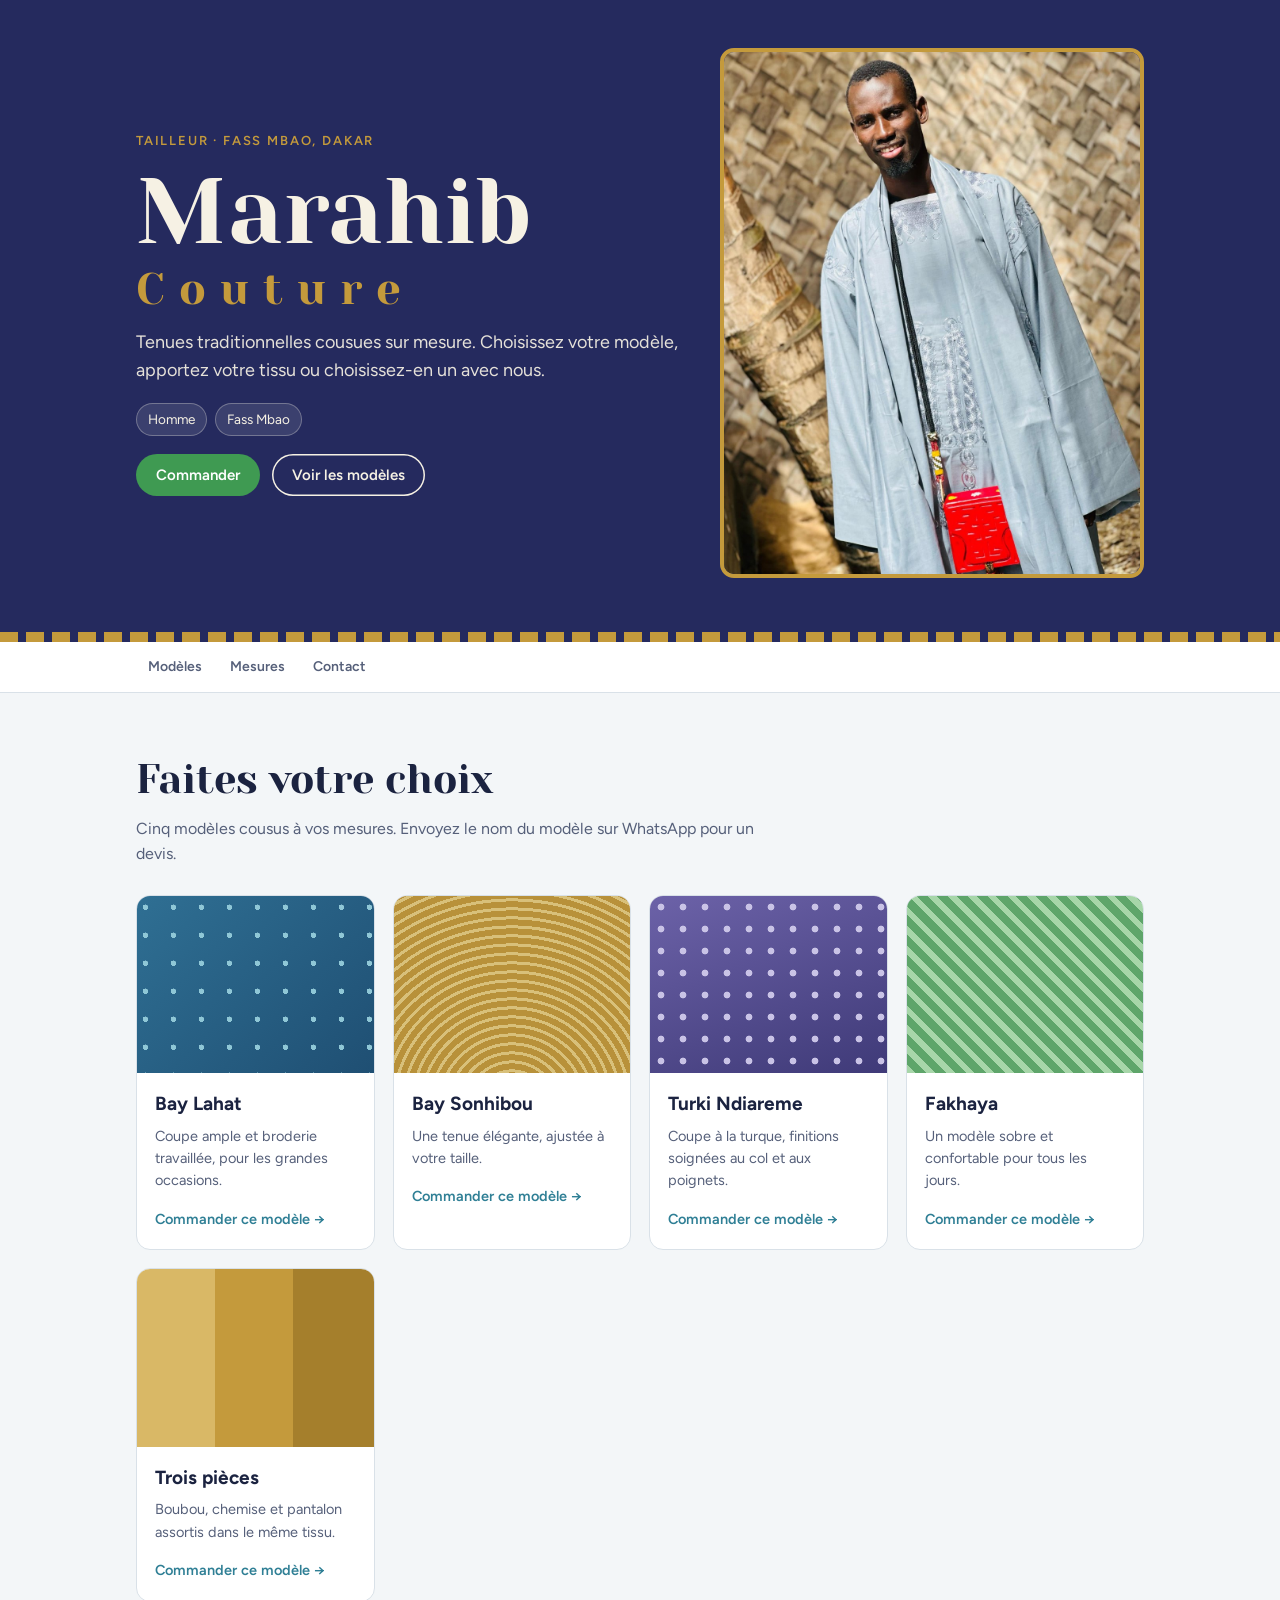
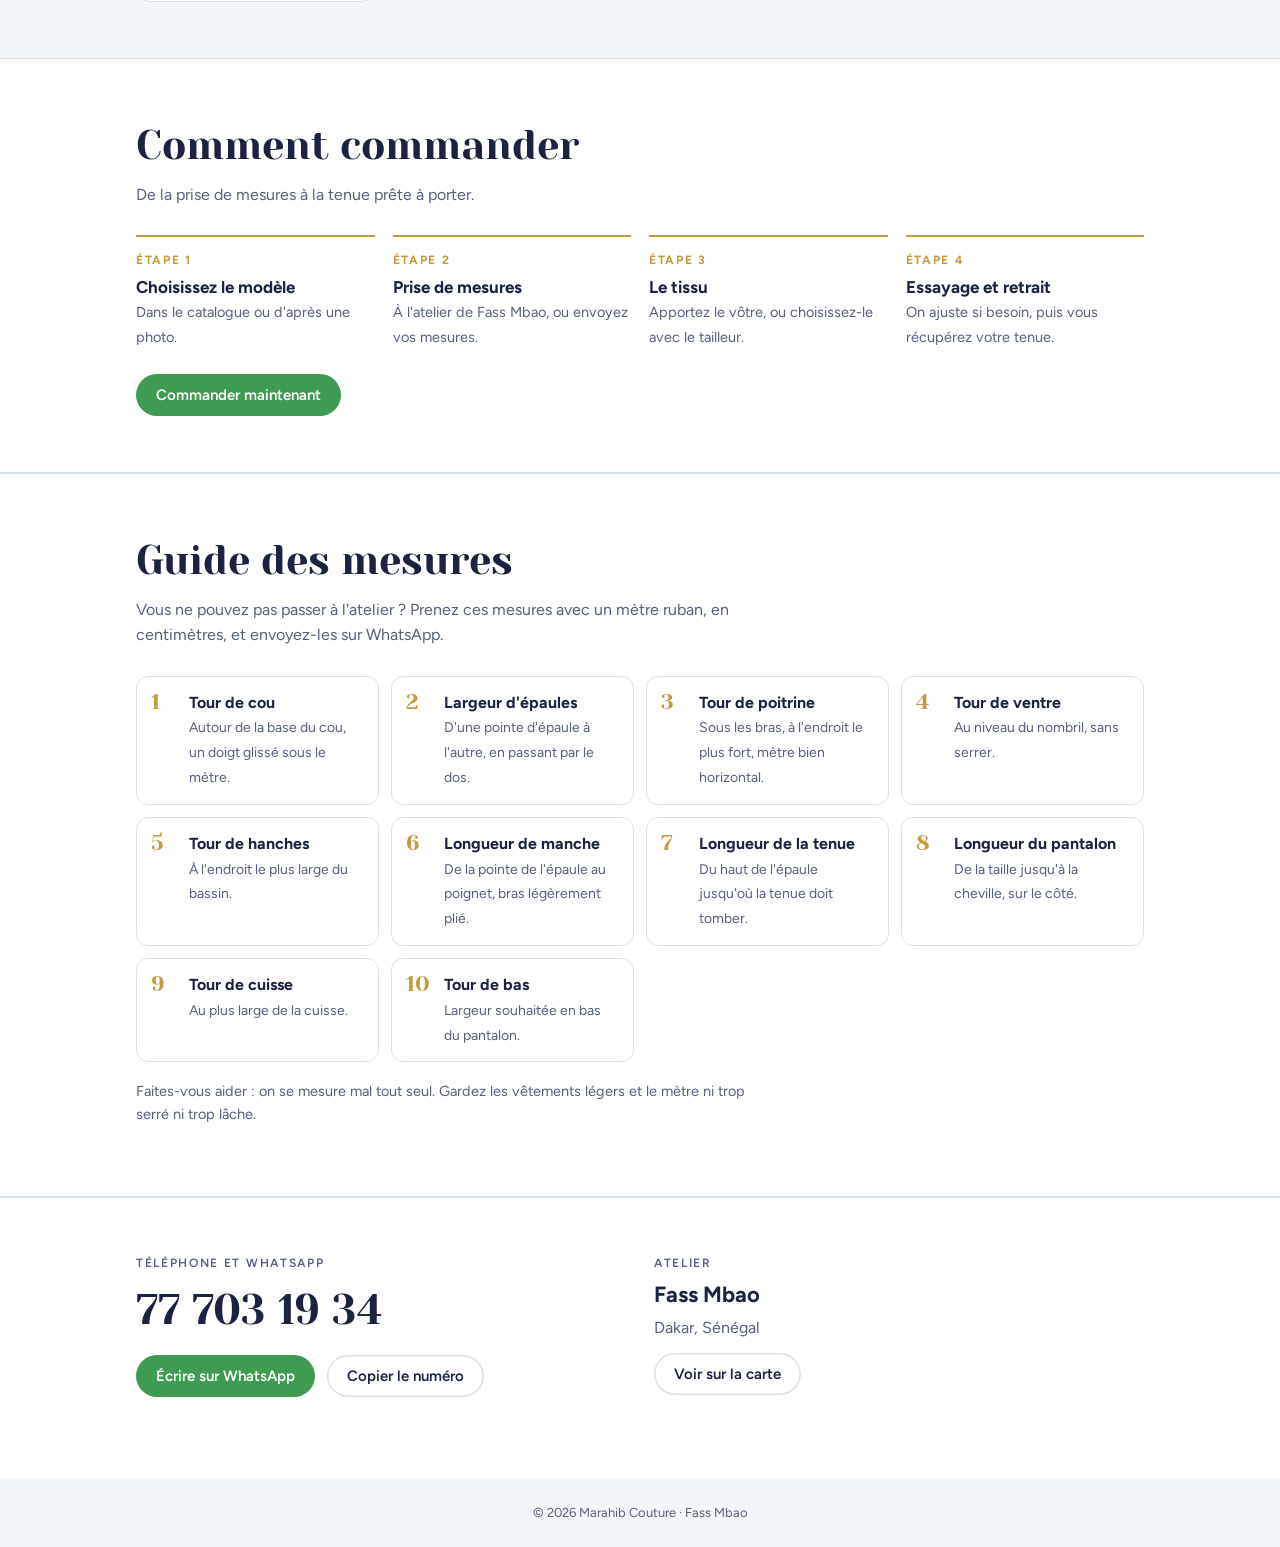
<file: index.html>
<!doctype html>
<html lang="fr">
<head>
<meta charset="utf-8">
<meta name="viewport" content="width=device-width,initial-scale=1,viewport-fit=cover">
<title>Marahib Couture</title>
<meta name="description" content="Tailleur à Fass Mbao, Dakar. Tenues traditionnelles sur mesure : Bay Lahat, Turki Ndiareme, Fakhaya, trois pièces. Commande sur WhatsApp.">
<meta property="og:title" content="Marahib Couture">
<meta property="og:description" content="Tailleur à Fass Mbao. Tenues traditionnelles sur mesure, commande sur WhatsApp.">
<meta property="og:image" content="images/accueil.jpg">
<meta property="og:type" content="website">
<meta name="theme-color" content="#252a5e">
<link rel="preconnect" href="https://fonts.googleapis.com">
<link rel="stylesheet" href="https://fonts.googleapis.com/css2?family=Yeseva+One&family=Figtree:wght@400;500;600;700&display=swap">
<link rel="stylesheet" href="styles.css">
<style>:root{padding-top:env(safe-area-inset-top,0px);padding-bottom:env(safe-area-inset-bottom,0px)}body{margin:0}img{max-width:100%}[hidden]{display:none!important}</style>
</head>
<body>
<div id="site"><header class="hero"><div class="wrap"><div class="hero-text"><div class="loc">Tailleur · Fass Mbao, Dakar</div><h1>Marahib<span>Couture</span></h1></div></div></header></div>
<script src="common.js"></script>
<script src="site.js"></script>
</body>
</html>
</file>
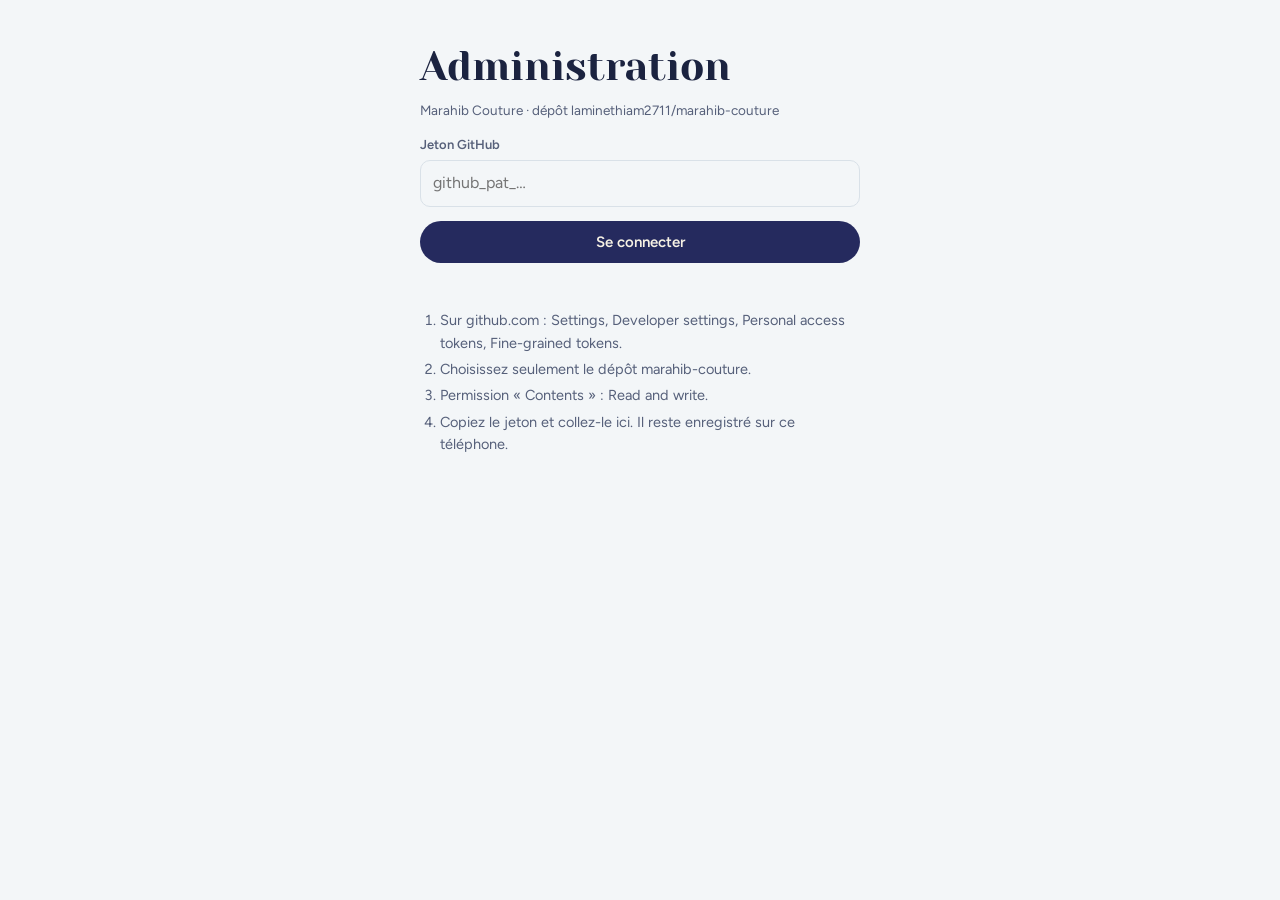
<file: admin.html>
<!doctype html>
<html lang="fr">
<head>
<meta charset="utf-8">
<meta name="viewport" content="width=device-width,initial-scale=1,viewport-fit=cover">
<title>Administration · Marahib Couture</title>
<meta name="robots" content="noindex">
<meta name="theme-color" content="#252a5e">
<link rel="stylesheet" href="https://fonts.googleapis.com/css2?family=Yeseva+One&family=Figtree:wght@400;500;600;700&display=swap">
<link rel="stylesheet" href="styles.css">
<style>:root{padding-top:env(safe-area-inset-top,0px);padding-bottom:env(safe-area-inset-bottom,0px)}body{margin:0}img{max-width:100%}[hidden]{display:none!important}</style>
</head>
<body>
<div id="admin"></div>
<script src="common.js"></script>
<script src="admin.js"></script>
</body>
</html>
</file>
<file: styles.css>
/* Layout: bandeau enseigne, catalogue filtrable, atelier, réalisations, avis, services, commande WhatsApp, guide des mesures, contact. Admin en surcouche. */
:root{
  --bg:#f3f6f8; --surface:#ffffff; --ink:#1b2340; --muted:#56607a;
  --navy:#252a5e; --lagoon:#2f7f95; --gold:#c49a3c; --leaf:#3f9a52; --line:#d9e1e8; --danger:#b3392f;
  --on-navy:#f6f1e4;
  --display:"Yeseva One", Georgia, "Times New Roman", serif;
  --body:"Figtree", system-ui, -apple-system, "Segoe UI", sans-serif;
}
@media (prefers-color-scheme: dark){:root:not([data-theme="light"]){
  --bg:#0f1426; --surface:#171d35; --ink:#eef0f7; --muted:#a3abc4;
  --navy:#1c2150; --lagoon:#5cb3c9; --gold:#e0b95a; --leaf:#6cc27e; --line:#2a3255; --danger:#ef7a6f;
  color-scheme:dark}}
:root[data-theme="dark"]{
  --bg:#0f1426; --surface:#171d35; --ink:#eef0f7; --muted:#a3abc4;
  --navy:#1c2150; --lagoon:#5cb3c9; --gold:#e0b95a; --leaf:#6cc27e; --line:#2a3255; --danger:#ef7a6f;
  color-scheme:dark}
*{box-sizing:border-box}
html{scroll-behavior:smooth}
body{background:var(--bg);color:var(--ink);font-family:var(--body);font-size:16px;line-height:1.55}
.wrap{max-width:1040px;margin:0 auto;padding-left:max(16px,env(safe-area-inset-left,0px));padding-right:max(16px,env(safe-area-inset-right,0px))}
a{color:inherit}
:focus-visible{outline:3px solid var(--gold);outline-offset:3px}

.hero{background:var(--navy);color:var(--on-navy);position:relative;overflow:hidden}
.hero::after{content:"";position:absolute;inset:auto 0 0 0;height:10px;background:repeating-linear-gradient(90deg,var(--gold) 0 18px,transparent 18px 26px)}
.hero .wrap{padding-block:48px 64px;display:grid;gap:32px;align-items:center}
.hero.has-photo .wrap{grid-template-columns:minmax(0,1.3fr) minmax(0,1fr)}
@media (max-width:720px){.hero.has-photo .wrap{grid-template-columns:1fr}}
.hero-text{display:grid;gap:18px;min-width:0}
.hero-photo{width:100%;max-width:100%;aspect-ratio:4/5;object-fit:cover;border-radius:14px;border:4px solid var(--gold)}
.loc{font-size:13px;letter-spacing:.14em;text-transform:uppercase;color:var(--gold);font-weight:600}
h1{font-family:var(--display);font-weight:400;font-size:clamp(44px,10vw,92px);line-height:.95;margin:0;text-wrap:balance;overflow-wrap:anywhere}
h1 span{display:block;font-size:.48em;letter-spacing:.32em;margin-top:.3em;color:var(--gold)}
.lead{max-width:34rem;font-size:18px;margin:0;opacity:.92}
.wolof{max-width:34rem;margin:0;font-style:italic;color:var(--gold)}
.facts{display:flex;flex-wrap:wrap;gap:8px;margin:0;padding:0;list-style:none}
.facts li{font-size:13.5px;padding:6px 12px;border-radius:999px;background:rgba(255,255,255,.1);box-shadow:inset 0 0 0 1px rgba(246,241,228,.3)}
.cta,.row{display:flex;flex-wrap:wrap;gap:12px}
.btn{display:inline-flex;align-items:center;justify-content:center;gap:8px;padding:12px 20px;border-radius:999px;font-weight:600;text-decoration:none;font-size:15px;border:0;cursor:pointer;font-family:inherit;line-height:1.2}
.btn-wa{background:var(--leaf);color:#fff}
.btn-ghost{background:transparent;color:var(--on-navy);box-shadow:inset 0 0 0 1.5px var(--on-navy)}
.btn-line{background:transparent;color:var(--ink);box-shadow:inset 0 0 0 1.5px var(--line)}
.btn-main{background:var(--navy);color:var(--on-navy)}
.btn:hover{filter:brightness(1.08)}
.btn:disabled{opacity:.55;cursor:default}

.nav{background:var(--surface);border-bottom:1px solid var(--line);position:sticky;top:env(safe-area-inset-top,0px);z-index:20}
.nav .wrap{display:flex;gap:4px;overflow-x:auto;padding-block:6px;scrollbar-width:none}
.nav a{white-space:nowrap;padding:8px 12px;border-radius:999px;text-decoration:none;font-weight:600;font-size:14px;color:var(--muted)}
.nav a:hover{color:var(--ink);background:var(--bg)}
body::before{content:"";position:fixed;inset:0 0 auto;height:env(safe-area-inset-top,0px);z-index:21;background:var(--surface)}

section{padding-block:56px;scroll-margin-top:56px}
section.alt{background:var(--surface);border-block:1px solid var(--line)}
h2{font-family:var(--display);font-weight:400;font-size:clamp(28px,5vw,40px);margin:0 0 6px;text-wrap:balance}
.sub{color:var(--muted);margin:0 0 28px;max-width:40rem}

.chips{display:flex;flex-wrap:wrap;gap:8px;margin:-8px 0 22px}
.chip{font:inherit;font-size:14px;font-weight:600;padding:7px 14px;border-radius:999px;border:0;cursor:pointer;background:var(--surface);color:var(--muted);box-shadow:inset 0 0 0 1.5px var(--line)}
.chip[aria-pressed="true"]{background:var(--navy);color:var(--on-navy);box-shadow:none}

.grid{display:grid;grid-template-columns:repeat(auto-fill,minmax(220px,1fr));gap:18px}
.card{background:var(--surface);border:1px solid var(--line);border-radius:14px;overflow:hidden;display:flex;flex-direction:column}
.pic{aspect-ratio:4/3;max-width:100%;position:relative;overflow:hidden}
.pic img{width:100%;height:100%;object-fit:cover;display:block}
.tag{position:absolute;left:10px;top:10px;font-size:12px;font-weight:700;letter-spacing:.06em;text-transform:uppercase;background:var(--surface);color:var(--ink);padding:3px 10px;border-radius:999px}
.s0{background:radial-gradient(circle at 30% 40%,#8fc7d6 0 10%,transparent 11%) 0 0/28px 28px,linear-gradient(135deg,#2f6f93,#1f4f73)}
.s1{background:repeating-radial-gradient(circle at 50% 120%,#d8c07a 0 3px,#b8913a 3px 9px)}
.s2{background:radial-gradient(circle,#c9c3e6 0 22%,transparent 23%) 0 0/22px 22px,linear-gradient(160deg,#6c62a8,#3f3a78)}
.s3{background:repeating-linear-gradient(45deg,#a7d6a9 0 6px,#5ea56a 6px 14px)}
.s4{background:linear-gradient(90deg,#d9b866 0 33%,#c49a3c 33% 66%,#a57f2c 66%)}
.card .body{padding:16px 18px 18px;display:grid;gap:6px;flex:1;min-width:0;align-content:start}
.card h3{margin:0;font-size:19px;font-weight:700}
.card p{margin:0;color:var(--muted);font-size:14.5px}
.price{font-weight:700;color:var(--gold);font-size:15px;font-variant-numeric:tabular-nums}

.about{display:grid;grid-template-columns:minmax(0,1fr) minmax(0,1.3fr);gap:32px;align-items:center}
.about.no-photo{grid-template-columns:1fr}
@media (max-width:720px){.about{grid-template-columns:1fr}}
.about img{width:100%;max-width:100%;aspect-ratio:1/1;object-fit:cover;border-radius:14px}
.about p{margin:0;white-space:pre-line;max-width:38rem}

.gallery{display:grid;grid-template-columns:repeat(auto-fill,minmax(150px,1fr));gap:10px}
.gallery img{width:100%;aspect-ratio:1/1;object-fit:cover;border-radius:10px;display:block}

.reviews{display:grid;grid-template-columns:repeat(auto-fill,minmax(250px,1fr));gap:18px}
.review{margin:0;padding:18px;border-radius:14px;background:var(--bg);display:grid;gap:10px}
.review blockquote{margin:0;font-size:16px}
.review blockquote::before{content:"“";font-family:var(--display);font-size:40px;line-height:0;vertical-align:-14px;color:var(--gold);margin-right:4px}
.review figcaption{font-weight:700;font-size:14px;color:var(--muted)}

.price-list{list-style:none;margin:0;padding:0;max-width:640px;display:grid}
.price-list li{display:flex;gap:12px;align-items:baseline;padding-block:12px;border-bottom:1px dashed var(--line)}
.price-list .n{font-weight:600}
.price-list .dots{flex:1}
.price-list .p{font-weight:700;color:var(--gold);font-variant-numeric:tabular-nums;white-space:nowrap}

.steps{display:grid;grid-template-columns:repeat(auto-fit,minmax(200px,1fr));gap:18px;list-style:none;padding:0;margin:0;counter-reset:s}
.steps li{counter-increment:s;padding-top:14px;border-top:2px solid var(--gold)}
.steps li::before{content:"Étape " counter(s);display:block;font-size:12px;letter-spacing:.14em;text-transform:uppercase;color:var(--gold);font-weight:700;margin-bottom:4px}
.steps strong{display:block;font-size:17px}
.steps span{color:var(--muted);font-size:14.5px}
.delay{margin-top:24px;display:flex;flex-wrap:wrap;gap:12px}
.delay div{flex:1 1 240px;padding:14px 16px;border-radius:12px;background:var(--surface);border:1px solid var(--line)}
.delay b{display:block;font-size:12px;letter-spacing:.12em;text-transform:uppercase;color:var(--muted);margin-bottom:2px}

.field{display:grid;gap:5px;min-width:0}
.field label,.field legend{font-size:13px;font-weight:600;color:var(--muted);padding:0}
.field input,.field textarea,.field select{font:inherit;font-size:16px;color:var(--ink);background:var(--bg);border:1px solid var(--line);border-radius:10px;padding:10px 12px;width:100%}
.field textarea{min-height:80px;resize:vertical}

/* Fenêtre de commande */
.ask{margin-top:auto;padding-top:10px;font:inherit;font-weight:600;color:var(--lagoon);font-size:14.5px;background:none;border:0;cursor:pointer;text-align:left;padding-left:0}
.ask:hover{text-decoration:underline}
.sheet-wrap{position:fixed;inset:0;z-index:45;display:flex;align-items:flex-end;justify-content:center;background:rgba(10,14,35,.55)}
@media (min-width:700px){.sheet-wrap{align-items:center;padding:24px}}
.sheet{background:var(--surface);color:var(--ink);width:100%;max-width:620px;max-height:92vh;overflow:auto;border-radius:20px 20px 0 0;padding-bottom:env(safe-area-inset-bottom,0px);animation:up .25s ease-out}
@media (min-width:700px){.sheet{border-radius:20px;max-height:88vh}}
@keyframes up{from{transform:translateY(40px);opacity:.4}to{transform:none;opacity:1}}
.sheet-head{background:var(--navy);color:var(--on-navy);padding:20px max(20px,env(safe-area-inset-left,0px)) 24px;position:relative;display:flex;justify-content:space-between;gap:12px;align-items:start}
.sheet-head::after{content:"";position:absolute;inset:auto 0 0 0;height:6px;background:repeating-linear-gradient(90deg,var(--gold) 0 14px,transparent 14px 20px)}
.sheet-head h2{color:var(--on-navy);font-size:28px;margin:0}
.sheet-head p{margin:2px 0 0;opacity:.85;font-size:14.5px}
.x{flex:none;width:40px;height:40px;border-radius:50%;border:0;cursor:pointer;background:rgba(255,255,255,.12);color:var(--on-navy);font-size:22px;line-height:1}
.sheet-body{padding:20px max(20px,env(safe-area-inset-left,0px)) 24px;display:grid;gap:20px}
.step-t{display:flex;gap:10px;align-items:center;font-weight:700;font-size:15px;margin-bottom:10px}
.step-t i{font-style:normal;flex:none;width:26px;height:26px;border-radius:50%;background:var(--gold);color:var(--navy);display:grid;place-items:center;font-size:13px}
.tiles{display:grid;grid-template-columns:repeat(auto-fill,minmax(130px,1fr));gap:10px}
.tile{font:inherit;text-align:left;cursor:pointer;border:2px solid var(--line);background:var(--bg);color:var(--ink);border-radius:12px;padding:0;overflow:hidden;display:grid}
.tile .pic{aspect-ratio:3/2}
.tile span{padding:8px 10px;font-weight:600;font-size:14px}
.tile[aria-pressed="true"]{border-color:var(--gold);box-shadow:0 0 0 3px color-mix(in srgb,var(--gold) 30%,transparent)}
.seg{display:grid;grid-template-columns:1fr 1fr;gap:8px}
.seg button{font:inherit;font-weight:600;font-size:14.5px;cursor:pointer;padding:12px;border-radius:12px;border:2px solid var(--line);background:var(--bg);color:var(--ink)}
.seg button[aria-pressed="true"]{border-color:var(--gold);background:color-mix(in srgb,var(--gold) 14%,var(--bg))}
.two-f{display:grid;grid-template-columns:repeat(auto-fit,minmax(200px,1fr));gap:12px}
.bubble-t{font-size:13px;font-weight:600;color:var(--muted);margin-bottom:6px}
.bubble{margin:0;white-space:pre-line;font-size:14.5px;line-height:1.45;padding:12px 14px;border-radius:14px 14px 4px 14px;background:color-mix(in srgb,var(--leaf) 16%,var(--surface));border:1px solid color-mix(in srgb,var(--leaf) 30%,transparent);margin-left:auto;max-width:92%}
.sheet-foot{position:sticky;bottom:0;background:var(--surface);border-top:1px solid var(--line);padding:14px max(20px,env(safe-area-inset-left,0px))}
.sheet-foot .btn{width:100%;padding:15px}
.wa-fab{position:fixed;right:calc(16px + env(safe-area-inset-right,0px));bottom:calc(16px + env(safe-area-inset-bottom,0px));z-index:30;box-shadow:0 6px 20px rgba(0,0,0,.25)}

.measures{display:grid;grid-template-columns:repeat(auto-fill,minmax(230px,1fr));gap:12px;list-style:none;padding:0;margin:0;counter-reset:m}
.measures li{counter-increment:m;display:grid;grid-template-columns:auto 1fr;gap:12px;align-items:start;padding:14px;border-radius:12px;background:var(--surface);border:1px solid var(--line)}
.measures li::before{content:counter(m);font-family:var(--display);color:var(--gold);font-size:22px;line-height:1;min-width:1.2em}
.measures strong{display:block}
.measures span{color:var(--muted);font-size:14px}
.tip{margin-top:18px;color:var(--muted);font-size:14.5px;max-width:40rem}

.contact{background:var(--surface);border-top:1px solid var(--line)}
.cgrid{display:grid;grid-template-columns:repeat(auto-fit,minmax(240px,1fr));gap:28px;align-items:start}
.label{font-size:12px;letter-spacing:.14em;text-transform:uppercase;color:var(--muted);font-weight:600;margin-bottom:6px}
.phone{font-family:var(--display);font-size:clamp(30px,6vw,42px);font-variant-numeric:tabular-nums;user-select:all;margin:0 0 12px}
.place{font-size:22px;font-weight:700;margin:0}
.hours{white-space:pre-line;margin:0}
.toast{font-size:14px;color:var(--leaf);min-height:1.4em;margin-top:6px}
.socials{display:flex;flex-wrap:wrap;gap:8px}
footer{padding-block:24px;color:var(--muted);font-size:13px;text-align:center}

/* Admin */
.login{max-width:440px;margin:48px auto;display:grid;gap:14px}
.login h1{font-size:40px;color:var(--ink)}
.login ol{margin:0;padding-left:20px;color:var(--muted);font-size:14.5px;display:grid;gap:4px}
.admin.page{position:static;overflow:visible}
.admin-fab{position:fixed;left:calc(16px + env(safe-area-inset-left,0px));bottom:calc(16px + env(safe-area-inset-bottom,0px));z-index:40;box-shadow:0 6px 20px rgba(0,0,0,.25)}
.admin{position:fixed;inset:0;z-index:50;background:var(--bg);overflow:auto;padding-top:env(safe-area-inset-top,0px);padding-bottom:env(safe-area-inset-bottom,0px)}
.admin-bar{position:sticky;top:0;z-index:2;background:var(--navy);color:var(--on-navy)}
.admin-bar .wrap{padding-block:12px;display:flex;flex-wrap:wrap;gap:10px;align-items:center;justify-content:space-between}
.admin-bar strong{font-family:var(--display);font-weight:400;font-size:20px}
.admin-bar .btn-line{color:var(--on-navy);box-shadow:inset 0 0 0 1.5px var(--on-navy)}
.admin-tabs{display:flex;gap:6px;overflow-x:auto;padding-block:12px;scrollbar-width:none}
.admin-tabs a{white-space:nowrap;padding:7px 12px;border-radius:999px;background:var(--surface);box-shadow:inset 0 0 0 1px var(--line);text-decoration:none;font-size:13.5px;font-weight:600}
.admin-body{padding-block:8px 80px;display:grid;gap:24px;max-width:760px}
.panel{background:var(--surface);border:1px solid var(--line);border-radius:14px;padding:18px;display:grid;gap:14px;min-width:0;scroll-margin-top:70px}
.panel h3{margin:0;font-size:17px}
.panel .field input,.panel .field textarea,.panel .field select{background:var(--bg)}
.two{display:grid;grid-template-columns:repeat(auto-fit,minmax(200px,1fr));gap:14px}
.mrow{display:grid;grid-template-columns:120px minmax(0,1fr);gap:14px;padding-top:14px;border-top:1px solid var(--line)}
.mrow.nophoto{grid-template-columns:1fr}
@media (max-width:480px){.mrow{grid-template-columns:1fr}}
.thumb{width:120px;max-width:100%;aspect-ratio:4/3;border-radius:10px;overflow:hidden;border:1px solid var(--line);background:var(--bg)}
.thumb img{width:100%;height:100%;object-fit:cover;display:block}
.hthumb{aspect-ratio:4/5}
.sq{aspect-ratio:1/1}
.gal-admin{display:grid;grid-template-columns:repeat(auto-fill,minmax(110px,1fr));gap:10px}
.gal-admin .thumb{width:100%}
.mini{display:flex;flex-wrap:wrap;gap:8px}
.mini .btn{padding:7px 12px;font-size:13.5px}
.btn-danger{background:transparent;color:var(--danger);box-shadow:inset 0 0 0 1.5px var(--danger)}
.file-btn{position:relative;overflow:hidden}
.file-btn input{position:absolute;inset:0;opacity:0;cursor:pointer}
.status{font-size:14px;color:var(--muted);min-height:1.3em}
.status.err{color:var(--danger)}
.status.ok{color:var(--leaf)}
.note{font-size:13.5px;color:var(--muted);margin:0}
@media (prefers-reduced-motion:reduce){html{scroll-behavior:auto}*{transition:none!important}}
</file>
